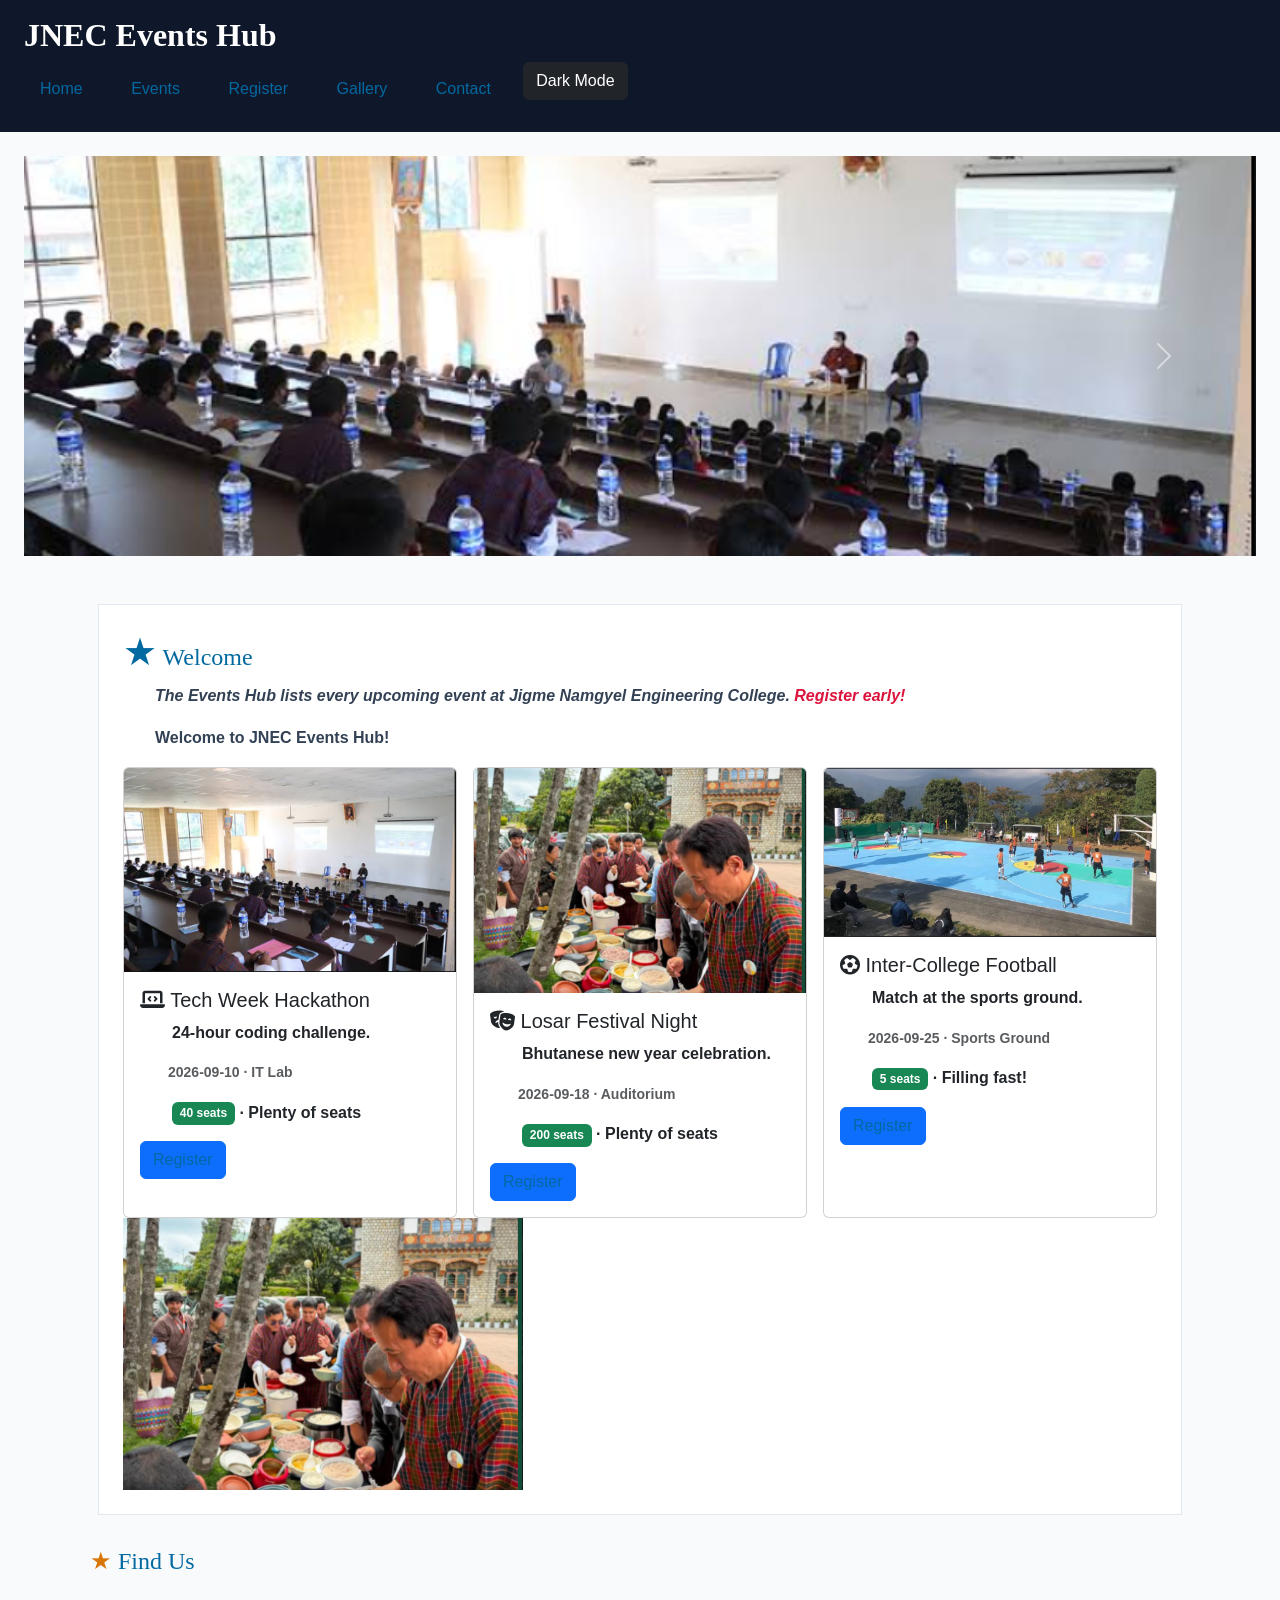
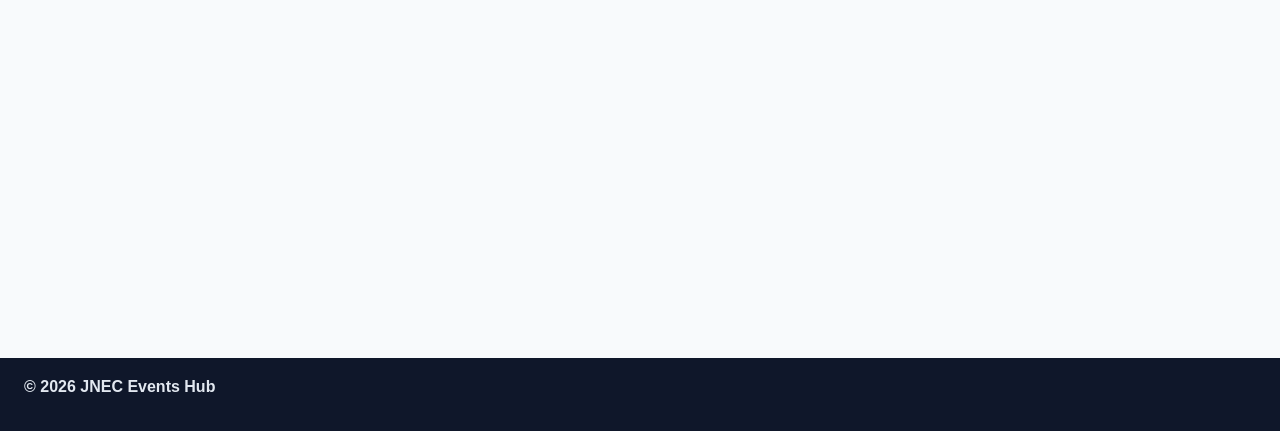
<file: index.html>
<!DOCTYPE html>
<html lang="en">
<head>
  <meta charset="UTF-8">
  <meta name="viewport" content="width=device-width, initial-scale=1.0">
  <title>JNEC Events Hub — Home</title>
  <!-- 1. Bootstrap CSS (framework) -->
  <link href="https://cdn.jsdelivr.net/npm/bootstrap@5.3.3/dist/css/bootstrap.min.css" rel="stylesheet">

  <!-- 2. Font Awesome (icons) -->
  <link rel="stylesheet" href="https://cdnjs.cloudflare.com/ajax/libs/font-awesome/6.5.2/css/all.min.css">
  <!-- 3. YOUR CSS last so you can override Bootstrap -->
  <link rel="stylesheet" href="css/styles.css">

  <style>
    /* Carousel image sizing: short banner instead of huge full-size photo */
    .carousel-item img {
      height: 200px;       /* try 150-250px depending on taste */
      object-fit: cover;   /* crops to fill without stretching */
      width: 100%;
    }
  </style>
</head>
<body>
  <header id="top">
    <h1>JNEC Events Hub</h1>
    <nav>
      <a href="index.html" title="Go to home page">Home</a>
      <a href="events.html">Events</a>
      <a href="register.html">Register</a>
      <a href="gallery.html">Gallery</a>
      <a href="contact.html">Contact</a>

    <button id="darkToggle" type="button" class="btn btn-dark mb-3">
          Dark Mode
    </nav>
  </header>

  <main>

    <!-- Carousel: first thing inside main -->
    <div id="eventCarousel" class="carousel slide" data-bs-ride="carousel">
      <div class="carousel-inner">
        <div class="carousel-item active">
          <img src="media/hackathon.jpg" class="d-block w-100" alt="JNEC campus">
        </div>
        <div class="carousel-item">
          <img src="media/Jnec.jpeg" class="d-block w-100" alt="Tech Week Hackathon">
        </div>
      </div>
      <button class="carousel-control-prev" type="button" data-bs-target="#eventCarousel" data-bs-slide="prev">
        <span class="carousel-control-prev-icon" aria-hidden="true"></span>
        <span class="visually-hidden">Previous</span>
      </button>
      <button class="carousel-control-next" type="button" data-bs-target="#eventCarousel" data-bs-slide="next">
        <span class="carousel-control-next-icon" aria-hidden="true"></span>
        <span class="visually-hidden">Next</span>
      </button>
    </div>

    <div class="container py-4">

      <section id="welcome" class="intro">
        <h2>Welcome</h2>
        <p>The <strong>Events Hub</strong> lists every upcoming event at 
          <em>Jigme Namgyel Engineering College</em>. 
          <span class="highlight" title="Registrations close 3 days before each event">Register early!</span>
        </p>
        <p id="welcomeMsg">Welcome</p> 

         
  </button>

  <div class="row g-3" id="home-events"></div>

        <img src="media/losar.jpg" alt="JNEC campus" width="400" title="Our campus in Dewathang">

      </section>

      <section id="location">
        <h2>Find Us</h2>
        <iframe 
          src="https://www.openstreetmap.org/export/embed.html?bbox=91.44,26.85,91.48,26.88" 
          width="400" 
          height="250" 
          title="Campus map">
        </iframe>
      </section>

    </div>

  </main>

  <footer>
      <p>&copy; <span id="year"></span> JNEC Events Hub</p>
  </footer>

  <!-- Bootstrap JS — MUST be last, just before </body> (carousel needs this) -->
  <script src="https://cdn.jsdelivr.net/npm/bootstrap@5.3.3/dist/js/bootstrap.bundle.min.js"></script>

  <script src="js/main.js"></script>

</body>
</html>
</file>
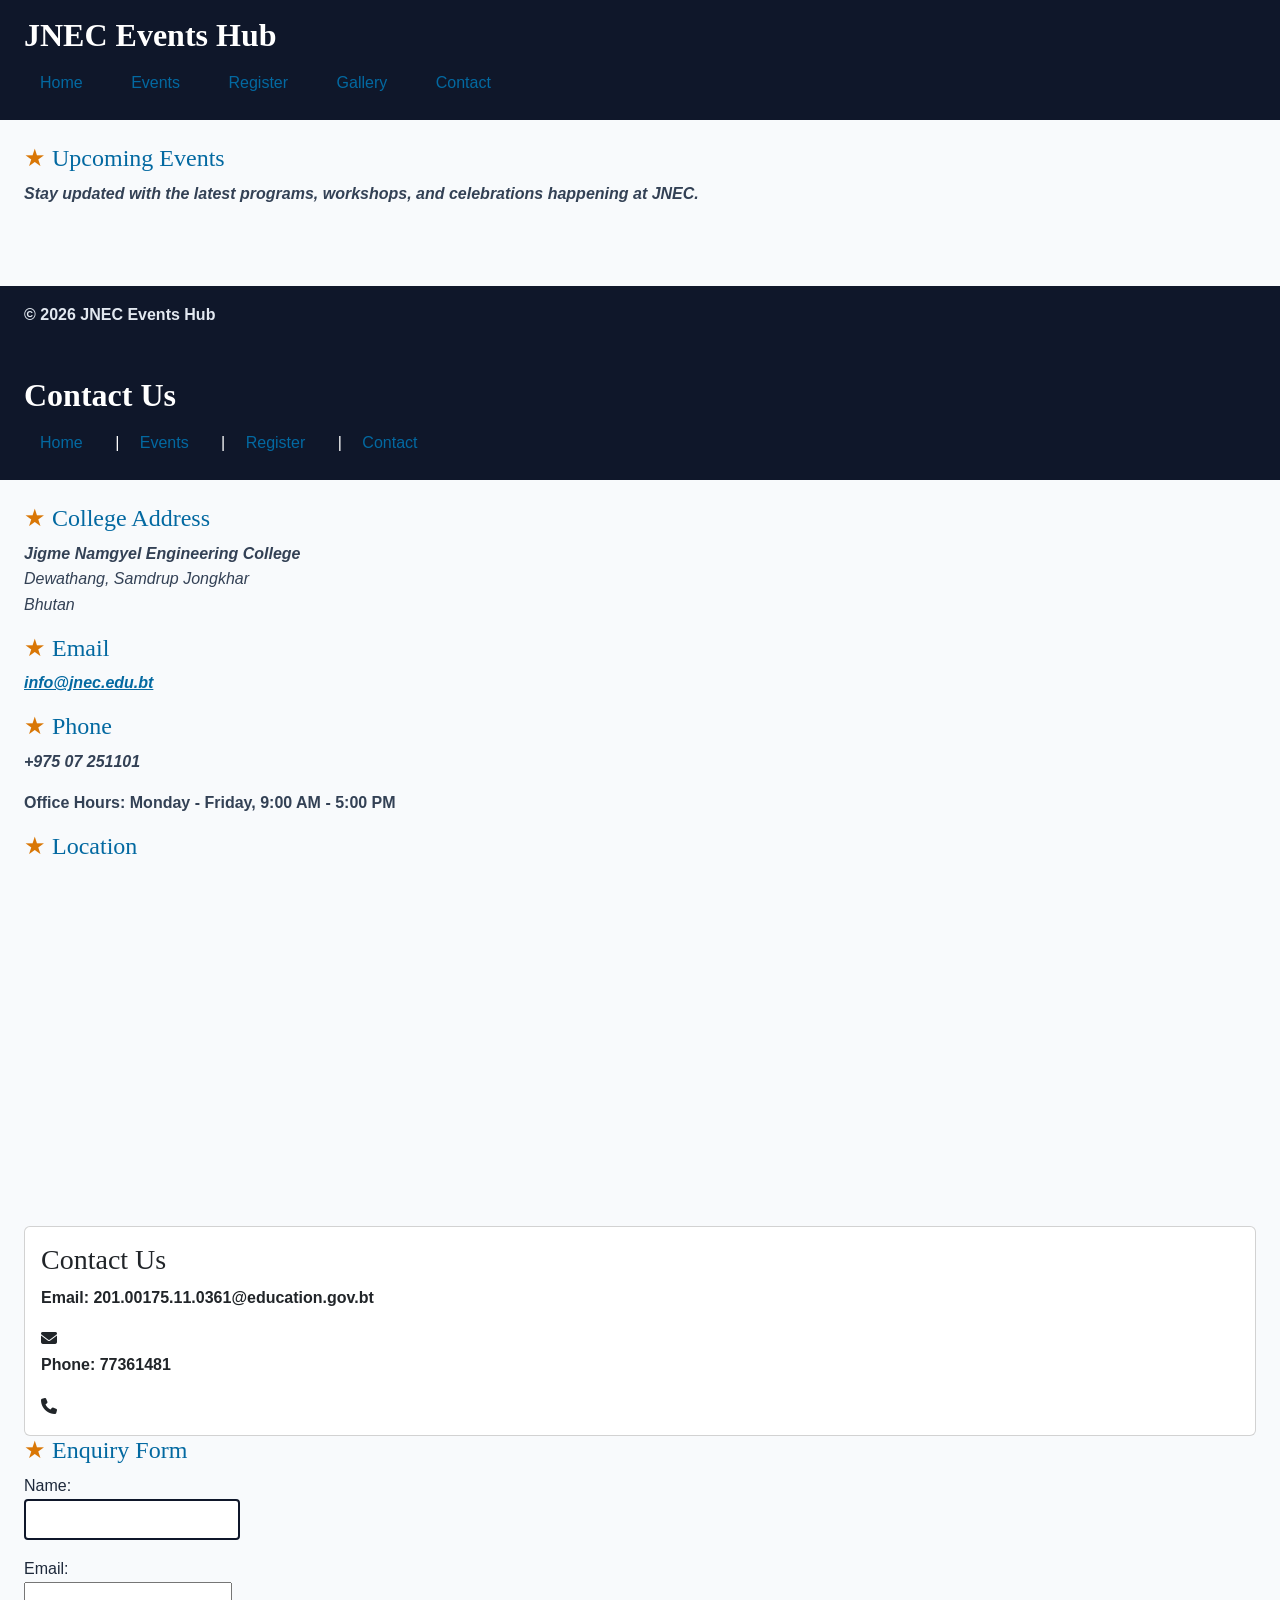
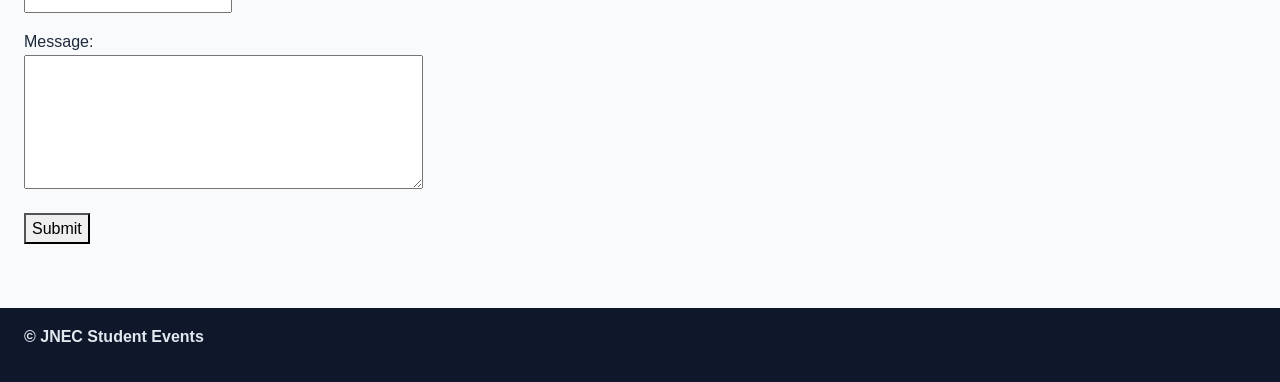
<file: contact.html>
<!DOCTYPE html>
<html lang="en">
<head>
  <meta charset="UTF-8">
  <meta name="viewport" content="width=device-width, initial-scale=1.0">
  <title>JNEC Events Hub — Events</title>

     <link rel="stylesheet" href="css/styles.css"> 
</head>
<body>
  <header id="top">
    <h1>JNEC Events Hub</h1>
    <nav>
      <a href="index.html" title="Go to home page">Home</a>
      <a href="events.html">Events</a>
      <a href="register.html">Register</a>
      <a href="gallery.html">Gallery</a>
      <a href="contact.html">Contact</a>
    </nav>
  </header>
  <main>
    <h2>Upcoming Events</h2>
    <p>Stay updated with the latest programs, workshops, and celebrations happening at JNEC.</p>
  </main>
  <footer>
     <p>&copy; <span id="year"></span> JNEC Events Hub</p>
  </footer>
</body>
</html>

<!DOCTYPE html>
<html lang="en">
<head>
  <meta charset="UTF-8">
  <meta name="viewport" content="width=device-width, initial-scale=1.0">
  <title>Contact - JNEC</title>

  <meta name="viewport" content="width=device-width, initial-scale=1.0">


  <head>
  <meta charset="UTF-8">
  <meta name="viewport" content="width=device-width, initial-scale=1.0">
  <title>JNEC Events Hub — Home</title>

  <!-- 1. Bootstrap CSS (framework) -->
  <link 
    href="https://cdn.jsdelivr.net/npm/bootstrap@5.3.3/dist/css/bootstrap.min.css" 
    rel="stylesheet">

  <!-- 2. Font Awesome (icons) -->
  <link 
    rel="stylesheet" 
    href="https://cdnjs.cloudflare.com/ajax/libs/font-awesome/6.5.2/css/all.min.css">

  <!-- 3. YOUR CSS last so you can override Bootstrap -->
  <link rel="stylesheet" href="css/styles.css">
</head>


</head>

<body>

  <header>
    <h1>Contact Us</h1>
    <nav>
      <a href="index.html">Home</a> |
      <a href="events.html">Events</a> |
      <a href="register.html">Register</a> |
      <a href="contact.html">Contact</a>
    </nav>
  </header>

  <main>

    <h2>College Address</h2>
    <p>
      Jigme Namgyel Engineering College<br>
      Dewathang, Samdrup Jongkhar<br>
      Bhutan
    </p>

    <h2>Email</h2>
    <p>
      <a href="mailto:info@jnec.edu.bt">info@jnec.edu.bt</a>
    </p>

    <h2>Phone</h2>
    <p>+975 07 251101</p>

    <p>Office Hours: Monday - Friday, 9:00 AM - 5:00 PM</p>

    <h2>Location</h2>
    
    <iframe
      src="https://www.google.com/maps?q=Jigme%20Namgyel%20Engineering%20College&output=embed"
      width="600"
      height="350"
      style="border:0;"
      allowfullscreen=""
      loading="lazy">
 <iframe src="..."></iframe>
    </iframe>

    

    <div class="card">
    <div class="card-body">
        <h3 class="card-title">Contact Us</h3>
        <p class="card-text">Email: 201.00175.11.0361@education.gov.bt</p>
        <i class="fas fa-envelope"></i>
        <p class="card-text">Phone: 77361481</p>
        <i class="fas fa-phone"></i>
    </div>
</div>


    <h2>Enquiry Form</h2>

    <form action="#">
      <p>
        <label for="name">Name:</label><br>
        <input type="text" id="name" name="name" required>
      </p>

      <p>
        <label for="email">Email:</label><br>
        <input type="email" id="email" name="email" required>
      </p>

      <p>
        <label for="message">Message:</label><br>
        <textarea id="message" name="message" rows="5" cols="40"></textarea>
      </p>

      <button type="submit">Submit</button>
    </form>

  </main>

  <footer>
    <p>&copy; JNEC Student Events</p>
  </footer>

<!-- Bootstrap JS — MUST be last, just before </body> -->
<script 
  src="https://cdn.jsdelivr.net/npm/bootstrap@5.3.3/dist/js/bootstrap.bundle.min.js">
</script>

<script src="js/main.js"></script> 

</body>
</html>
</file>
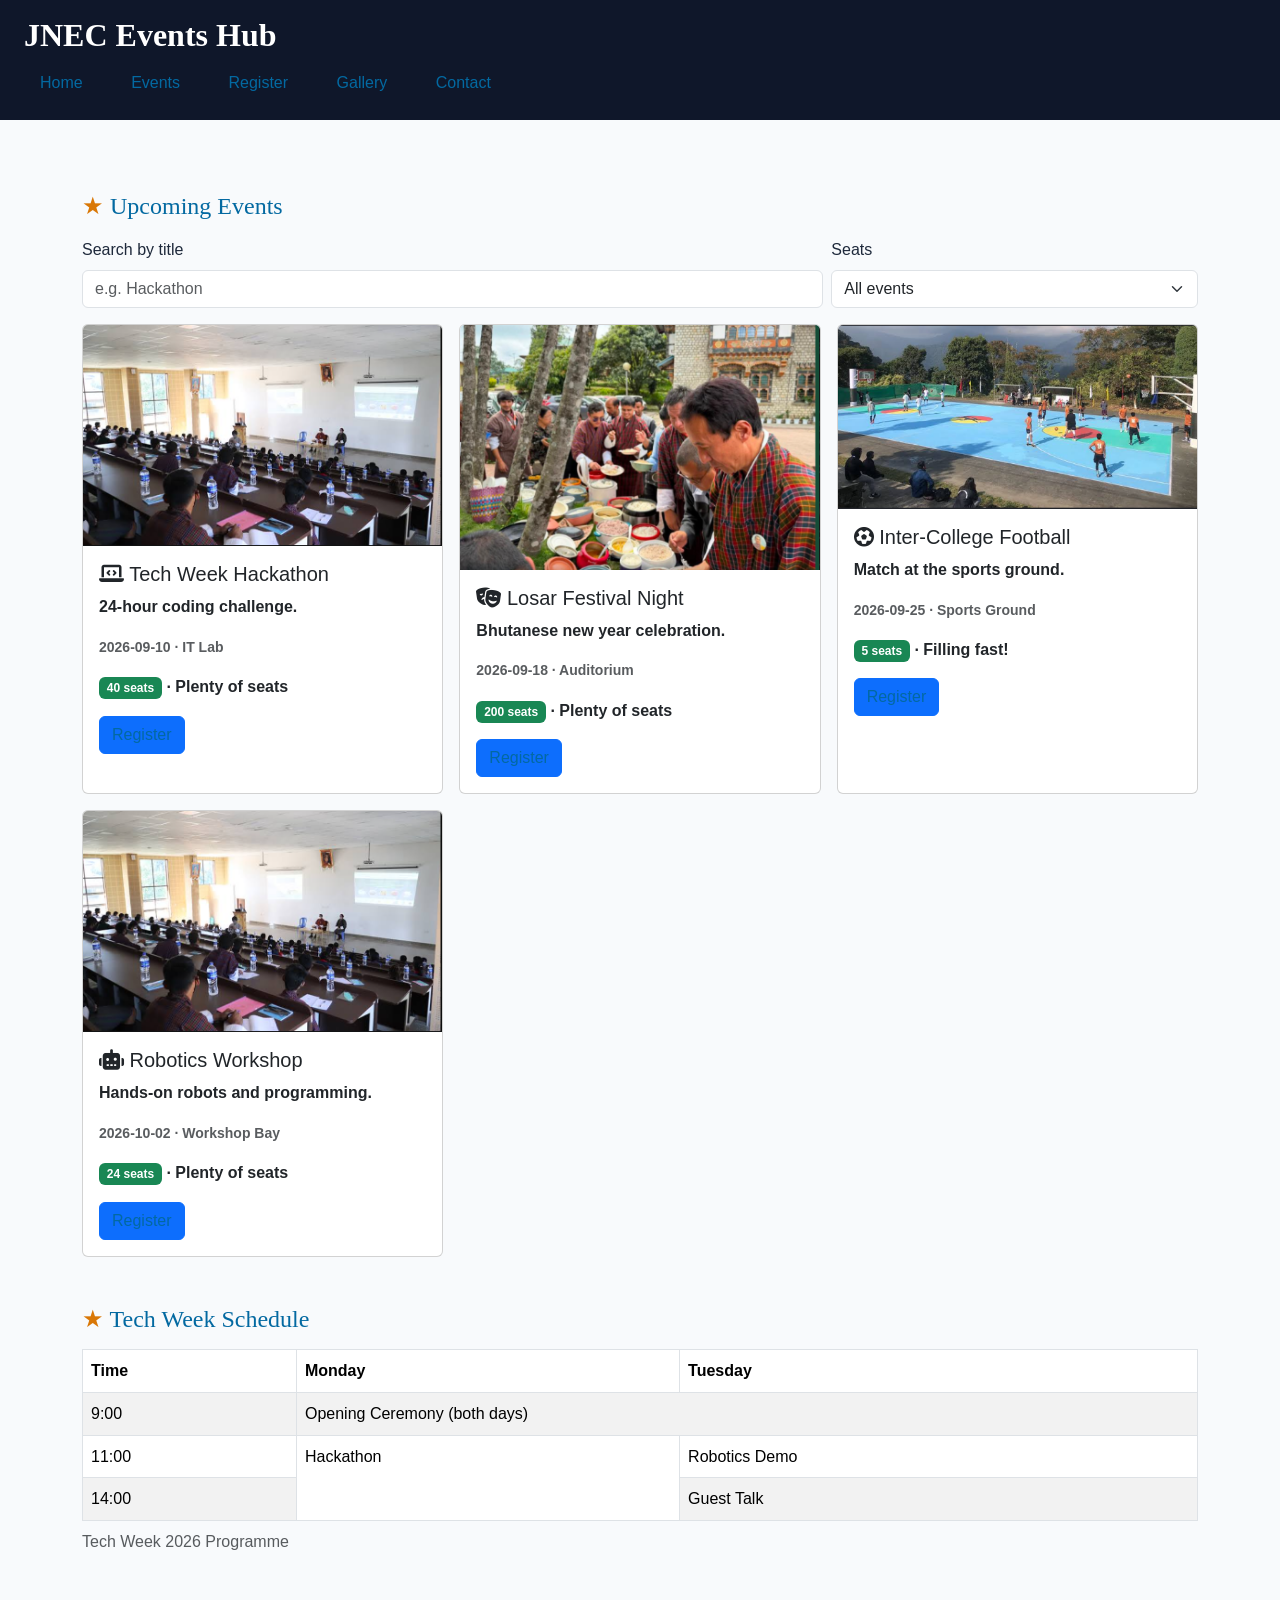
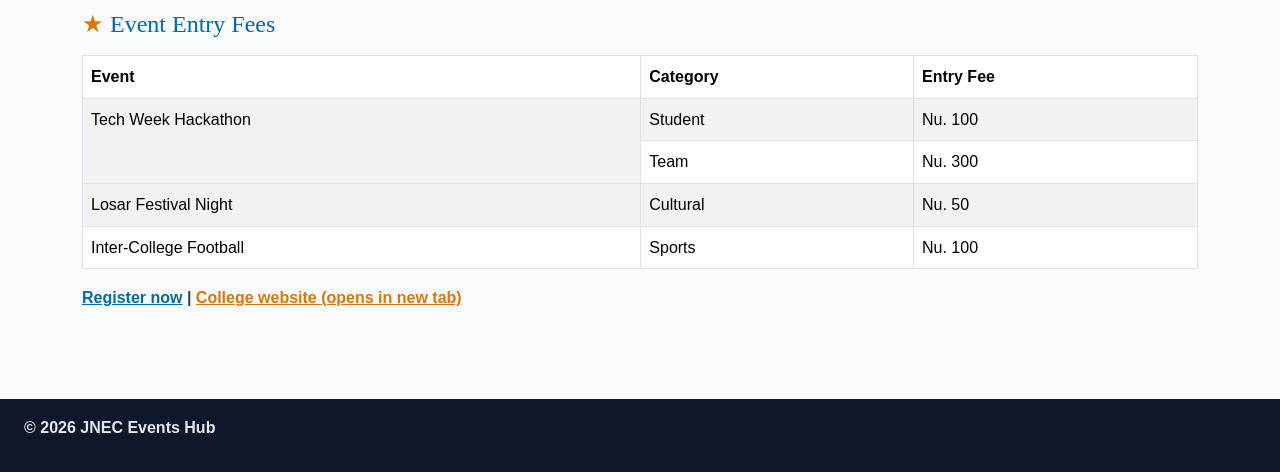
<file: events.html>
<!DOCTYPE html>
<html lang="en">

<head>
    <meta charset="UTF-8">
    <meta name="viewport" content="width=device-width, initial-scale=1.0">

    <title>JNEC Events Hub — Events</title>

    <!-- Bootstrap CSS -->
    <link
        href="https://cdn.jsdelivr.net/npm/bootstrap@5.3.3/dist/css/bootstrap.min.css"
        rel="stylesheet">

    <!-- Font Awesome -->
    <link
        rel="stylesheet"
        href="https://cdnjs.cloudflare.com/ajax/libs/font-awesome/6.5.2/css/all.min.css">

    <!-- Your custom CSS -->
    <link rel="stylesheet" href="css/styles.css">
</head>

<body>

    <header id="top" class="mb-4">
        <h1>JNEC Events Hub</h1>


        <nav>
            <a href="index.html">Home</a>
            <a href="events.html">Events</a>
            <a href="register.html">Register</a>
            <a href="gallery.html">Gallery</a>
            <a href="contact.html">Contact</a>
        </nav>
    </header>

    <main>

        <div class="container py-4">

            <h2 class="mb-3">Upcoming Events</h2>

            <!-- Search and seat filter -->
            <div class="row g-2 mb-3">

                <div class="col-md-8">
                    <label for="search" class="form-label">
                        Search by title
                    </label>

                    <input
                        type="search"
                        id="search"
                        class="form-control"
                        placeholder="e.g. Hackathon">
                </div>

                <div class="col-md-4">
                    <label for="seat-filter" class="form-label">
                        Seats
                    </label>

                    <select id="seat-filter" class="form-select">
                        <option value="all">All events</option>
                        <option value="open">Open seats</option>
                        <option value="full">Sold out</option>
                    </select>
                </div>

            </div>

            <!-- JavaScript will generate event cards here -->
            <div class="row g-3" id="eventList"></div>


            <!-- Tech Week Schedule -->
            <h2 class="mt-5 mb-3">Tech Week Schedule</h2>

            <table class="table table-striped table-bordered">

                <caption>Tech Week 2026 Programme</caption>

                <thead>
                    <tr>
                        <th>Time</th>
                        <th>Monday</th>
                        <th>Tuesday</th>
                    </tr>
                </thead>

                <tbody>

                    <tr>
                        <td>9:00</td>
                        <td colspan="2">
                            Opening Ceremony (both days)
                        </td>
                    </tr>

                    <tr>
                        <td>11:00</td>
                        <td rowspan="2">Hackathon</td>
                        <td>Robotics Demo</td>
                    </tr>

                    <tr>
                        <td>14:00</td>
                        <td>Guest Talk</td>
                    </tr>

                </tbody>

            </table>


            <!-- Event Entry Fees -->
            <h2 class="mt-5 mb-3">Event Entry Fees</h2>

            <table class="table table-striped table-bordered">

                <thead>
                    <tr>
                        <th>Event</th>
                        <th>Category</th>
                        <th>Entry Fee</th>
                    </tr>
                </thead>

                <tbody>

                    <tr>
                        <td rowspan="2">Tech Week Hackathon</td>
                        <td>Student</td>
                        <td>Nu. 100</td>
                    </tr>

                    <tr>
                        <td>Team</td>
                        <td>Nu. 300</td>
                    </tr>

                    <tr>
                        <td>Losar Festival Night</td>
                        <td>Cultural</td>
                        <td>Nu. 50</td>
                    </tr>

                    <tr>
                        <td>Inter-College Football</td>
                        <td>Sports</td>
                        <td>Nu. 100</td>
                    </tr>

                </tbody>

            </table>


            <p>
                <a href="register.html">Register now</a> |
                <a
                    href="https://www.jnec.edu.bt"
                    target="_blank"
                    rel="noopener">
                    College website (opens in new tab)
                </a>
            </p>

        </div>

    </main>


    <footer class="mt-4">
        <p>&copy; <span id="year"></span> JNEC Events Hub</p>
    </footer>


    <!-- Bootstrap JS — MUST be last, just before </body> -->
    <script
        src="https://cdn.jsdelivr.net/npm/bootstrap@5.3.3/dist/js/bootstrap.bundle.min.js">
    </script>

    <script src="js/main.js"></script>

</body>

</html>
</file>
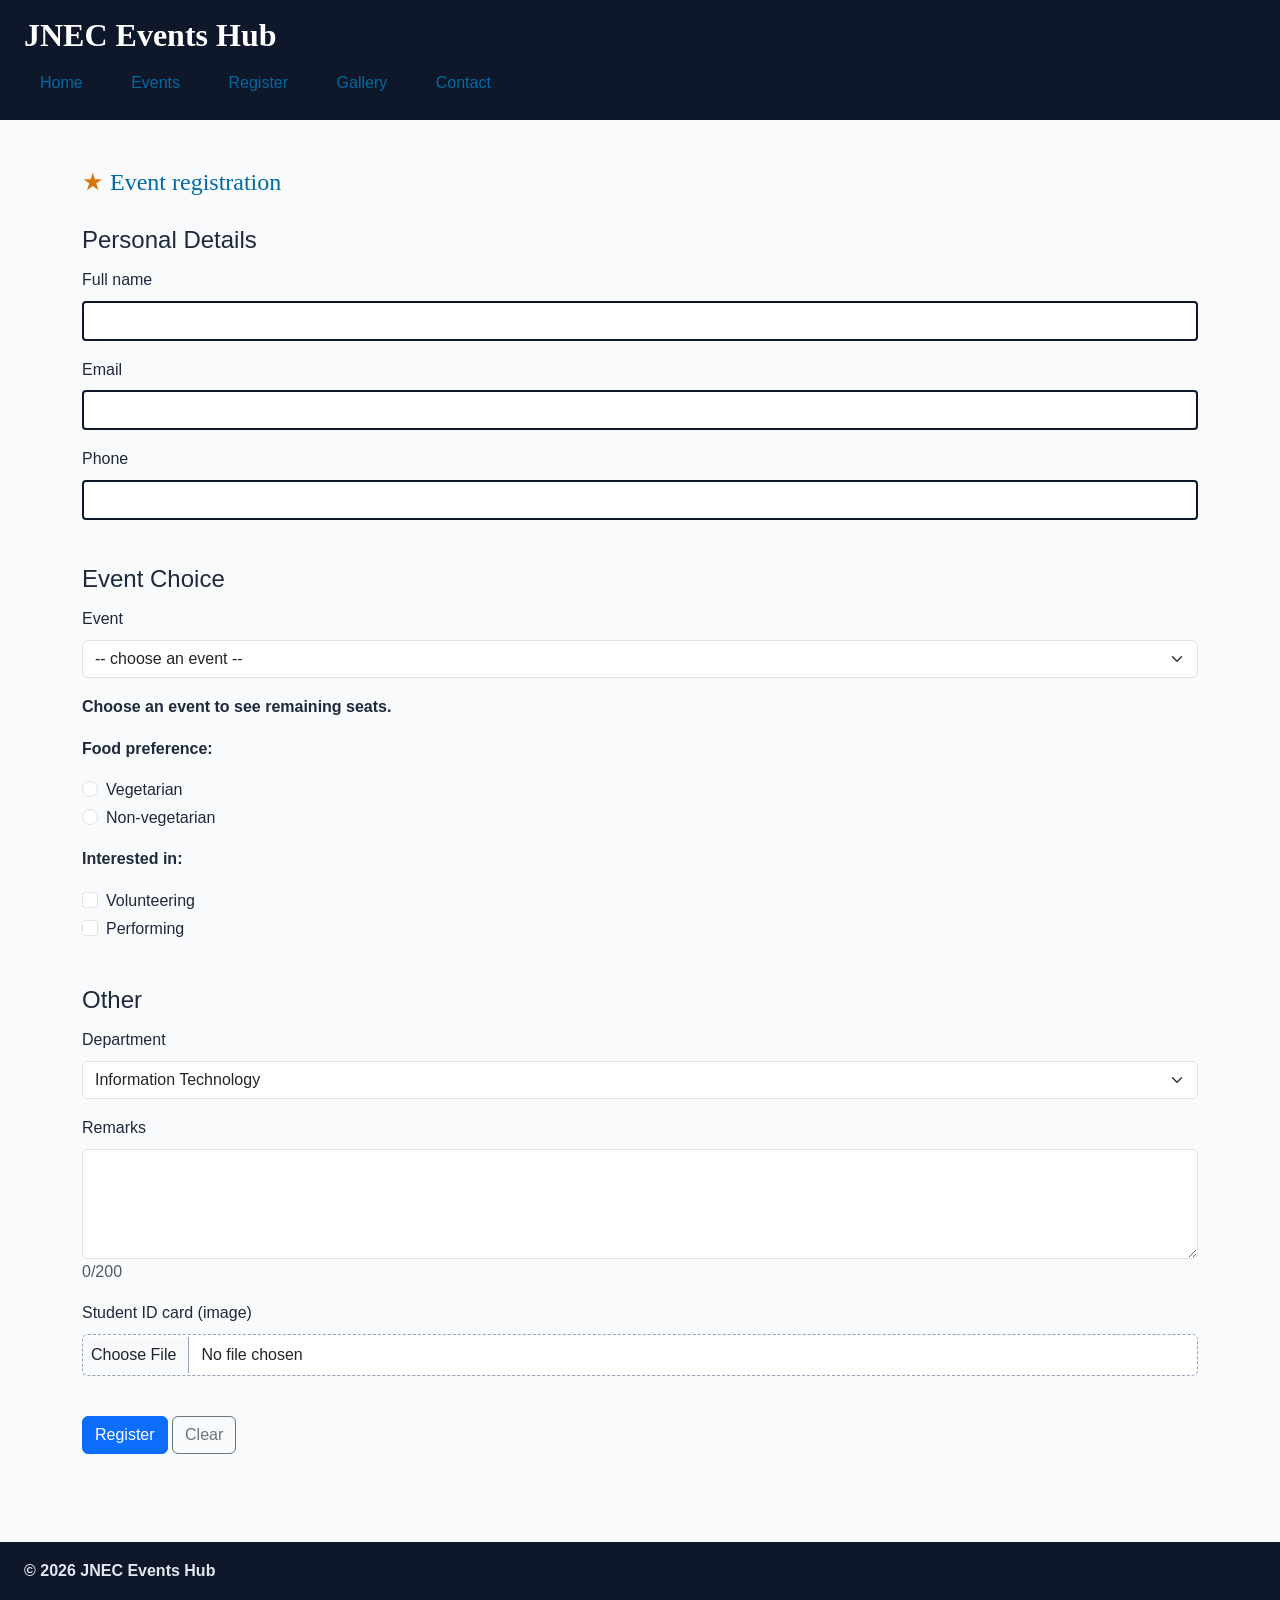
<file: register.html>
<!DOCTYPE html> 
<html lang="en"> 
<head> 
  <meta charset="UTF-8"> 
  <meta name="viewport" content="width=device-width, initial-scale=1.0"> 
  <title>JNEC Events Hub — Register</title> 
  <link href="https://cdn.jsdelivr.net/npm/bootstrap@5.3.3/dist/css/bootstrap.min.css" rel="stylesheet"> 
  <link rel="stylesheet" href="https://cdnjs.cloudflare.com/ajax/libs/font-awesome/6.5.2/css/all.min.css"> 
  <link rel="stylesheet" href="css/styles.css"> 
</head> 
<body> 
  <header id="top"> 
    <h1>JNEC Events Hub</h1> 
    <nav> 
      <a href="index.html">Home</a> 
      <a href="events.html">Events</a> 
      <a href="register.html">Register</a> 
      <a href="gallery.html">Gallery</a> 
      <a href="contact.html">Contact</a> 
    </nav> 
  </header> 

  <main> 
    <div class="container py-4"> 
      <h2 class="mb-4">Event registration</h2> 
      <form action="#" method="post" enctype="multipart/form-data" id="regForm"> 
        <fieldset class="mb-4"> 
          <legend>Personal Details</legend> 
          <div class="mb-3"> 
            <label for="fullname" class="form-label">Full name</label>

            <input type="text" class="form-control" id="fullname" name="fullname"> 
          <span id="fullnameError"></span>

        <span id="err-fullname" class="error"></span>

          </div> 
          <div class="mb-3"> 
            <label for="email" class="form-label">Email</label> 
          
             <input type="text" class="form-control" id="email" name="email">
            <span id="emailError"></span>

          <span id="err-email" class="error"></span>

          </div> 
          <div class="mb-3"> 
            <label for="phone" class="form-label">Phone</label> 
            <input type="text" class="form-control" id="phone" name="phone"> 
            <span id="phoneError"></span>

          <span id="err-phone" class="error"></span>

          </div> 
        </fieldset> 

        <fieldset class="mb-4"> 
          <legend>Event Choice</legend> 
          <div class="mb-3"> 
            <label for="event_id" class="form-label">Event</label> 
            <select class="form-select" id="event_id" name="event_id">

              <option value="">-- choose an event --</option> 
              <option value="1">Tech Week Hackathon</option> 
              <option value="2">Losar Festival Night</option> 
              <option value="3">Inter-College Football</option> 
            </select> 
            <p id="seats-hint"></p>
            <span id="err-event_id" class="error"></span>
            
            <p id="seatsHint" class="seats-hint mt-2">
                 Choose an event to see remaining seats.
            </p>
          </div> 
          <p>Food preference:</p> 
          <div class="form-check"> 
            <input class="form-check-input" type="radio" id="veg" name="food" value="veg"> 
            <label class="form-check-label" for="veg">Vegetarian</label> 
          </div> 
          <div class="form-check mb-3"> 
            <input class="form-check-input" type="radio" id="nonveg" name="food" value="nonveg"> 
            <label class="form-check-label" for="nonveg">Non-vegetarian</label> 
          
             <span id="err-food" class="error"></span>

          </div> 
          <p>Interested in:</p> 
          <div class="form-check"> 
            <input class="form-check-input" type="checkbox" id="volunteer" name="interests" value="volunteer"> 
            <label class="form-check-label" for="volunteer">Volunteering</label> 
          </div> 
          <div class="form-check mb-3"> 
            <input class="form-check-input" type="checkbox" id="perform" name="interests" value="perform"> 
            <label class="form-check-label" for="perform">Performing</label> 

          <span id="err-interests" class="error"></span>
          
          <p id="err-interests"></p>
          </div> 
        </fieldset> 

        <fieldset class="mb-4"> 
          <legend>Other</legend> 
          <div class="mb-3"> 
            <label for="department" class="form-label">Department</label> 
            <select class="form-select" id="department" name="department"> 
              <option value="it">Information Technology</option> 
              <option value="civil">Civil</option> 
              <option value="electrical">Electrical</option> 
            </select> 
          </div> 
          <div class="mb-3"> 
            <label for="remarks" class="form-label">Remarks</label> 
            <textarea class="form-control" id="remarks" name="remarks" rows="4"></textarea> 
            <span id="charCount" class="text-muted">0/200</span>

          </div> 
          <div class="mb-3"> 
            <label for="id_card" class="form-label">Student ID card (image)</label> 
            <input class="form-control" type="file" id="id_card" name="id_card"> 
          </div> 
        </fieldset> 

        <button type="submit" class="btn btn-primary">Register</button> 
        <button type="reset" class="btn btn-outline-secondary">Clear</button> 
      </form> 
    </div> 
  </main> 

  <footer> 
    <p>&copy; <span id="year"></span> JNEC Events Hub</p>
  </footer> 

  <!-- Bootstrap JS — MUST be last, just before </body> -->
  <script src="https://cdn.jsdelivr.net/npm/bootstrap@5.3.3/dist/js/bootstrap.bundle.min.js"></script>


<script src="js/main.js"></script>
<script src="js/validate.js"></script>

</body> 
</html>
</file>
<file: css/styles.css>
/* FILE: css/styles.css — shared by all Events Hub pages */ 
 body { 
   font-family: "Segoe UI", Arial, sans-serif; 
   margin: 0; 
   color: #1e293b; 
   background: #f8fafc; 
 } 
 header { 
   background: #12125d; 
   color: white; 
   padding: 16px 24px; 
 } 
 nav a { 
   color: #7dd3fc; 
   margin-right: 12px; 
   text-decoration: none; 
 } 
 footer { 
   background: #0f172a; 
   color: #e2e8f0; 
   padding: 16px 24px; 
   margin-top: 40px; 
 } 
 main { 
    padding: 24px;}

header h1 {
  color: white;
}




 /* simple selectors */ 
 h1 { color: #0f172a; }                  /* element */ 
 .intro { background: #f8fafc; }          /* class   */ 
 #welcome { padding: 24px; }              /* id   */ 
 p.intro { font-size: 1.05rem; }           /* element.class */ 
 h1, h2, h3 { font-family: Georgia, serif; }  /* grouping */ 


 /* combinators */ 
 nav a { text-decoration: none; }         /* descendant */ 
 main > section { margin-bottom: 24px; }  /* child   	*/ 
 h2 + p { font-style: italic; }           /* adjacent   */ 
 h2 ~ p { color: #334155; }               /* general sibling */ 


 /* pseudo-classes */ 
 nav a:hover { color: #38bdf8; } 
 input:focus { outline: 2px solid #0369a1; } 
 input:checked + label { font-weight: 700; } 
 tr:nth-child(even) { background: #f1f5f9; } 
 
 /* anchor LVHA order */ 
 a:link { color: #0369a1; } 
 a:visited { color: #7c3aed; } 
 a:hover { color: #0ea5e9; } 
 a:active { color: #b91c1c; } 



/* pseudo-elements */ 
 p::first-line { font-weight: bold; } 
 .intro::first-letter { 
   font-size: 1.6em; 
   color: #0369a1; 
 } 
 h2::before { content: "★ "; color: #d97706; } 
 li::marker { color: #059669; } 
 ::selection { color: #7f1d1d; background: #fde68a; } 

/* attribute selectors */ 
 a[target="_blank"] { color: #d97706; } 
 input[type="file"] { border: 1px dashed #94a3b8; padding: 8px; } 
 input[type="text"] { border: 1px solid #cbd5e1; padding: 8px; } 


 body { 
   font-family: "Segoe UI", Arial, sans-serif; 
   font-size: 16px;       	/* base size */ 
 } 
 h1 { font-size: 2rem; } 
 h2 { font-size: 1.5rem; } 


h1 { font-weight: 700; } 
 body { line-height: 1.6; } 
 .hero-title { 
   letter-spacing: 0.04em; 
   word-spacing: 0.1em; 
 } 
 em { font-style: italic; } 


.intro p { 
   text-indent: 2em; 
   text-align: justify; 
 } 
 nav a { text-decoration: none; } 
 .sold-out { 
   text-decoration: line-through; 
   text-decoration-color: #ef4444; 
   text-decoration-style: solid; 
 } 
 h2 { text-align: left; }
 


 
body { color: rgb(30, 41, 59); }   /* RGB */
h2 { color: #0369a1; }             /* hexadecimal */
/* #0369a1 = rgb(3, 105, 161) */
.highlight { color: crimson; }     /* named */
header { background-color: #0f172a; }


.intro { 
   margin: 24px 16px 32px 16px;   /* top right bottom left */ 
   padding: 20px;             /* all four sides */ 
   border: 1px solid #e2e8f0; 
   background: white; 
 } 
 section { 
   margin-bottom: 28px; 
   padding-left: 8px; 
 } 


nav a { 
   display: inline-block; 
   padding: 8px 16px; 
 } 
 .admin-only { display: none; } 
 .badge { display: inline; } 
 .event-card { display: block; } 


 img { max-width: 100%; height: auto; } 
 
 @media (max-width: 600px) { 
   nav a { 
  display: block; 
  margin: 4px 0; 
   } 
   body { font-size: 15px; } 
 } 

 /* Carousel banner fix — keeps it from towering over the page */
#eventCarousel .carousel-item img {
  height: 400px;
  object-fit: cover;
  width: 100%;
}

@media (max-width: 768px) {
  #eventCarousel .carousel-item img {
    height: 220px;
  }
}

/* Pseudo-class: changes link color when hovered */
a:hover {
  color: #ff6600; /* makes links orange when mouse hovers */
}

/* Attribute selector: styles all input fields of type="text" */
input[type="text"] {
  border: 2px solid #0f172a; /* adds dark border around text boxes */
  padding: 6px;
  border-radius: 4px;
}

.error {
    color: red;
}

.dark-mode {
    background-color: #222;
    color: white;
}

.error {
    color: #b91c1c;
    font-size: 0.9rem;
    display: block;
}

.sold-out-card {
    opacity: 0.85;
}

body.dark {
    background: #0f172a;
    color: #e2e8f0;
}

body.dark .card,
body.dark .intro {
    background: #1e293b;
    color: #e2e8f0;
}
</file>
